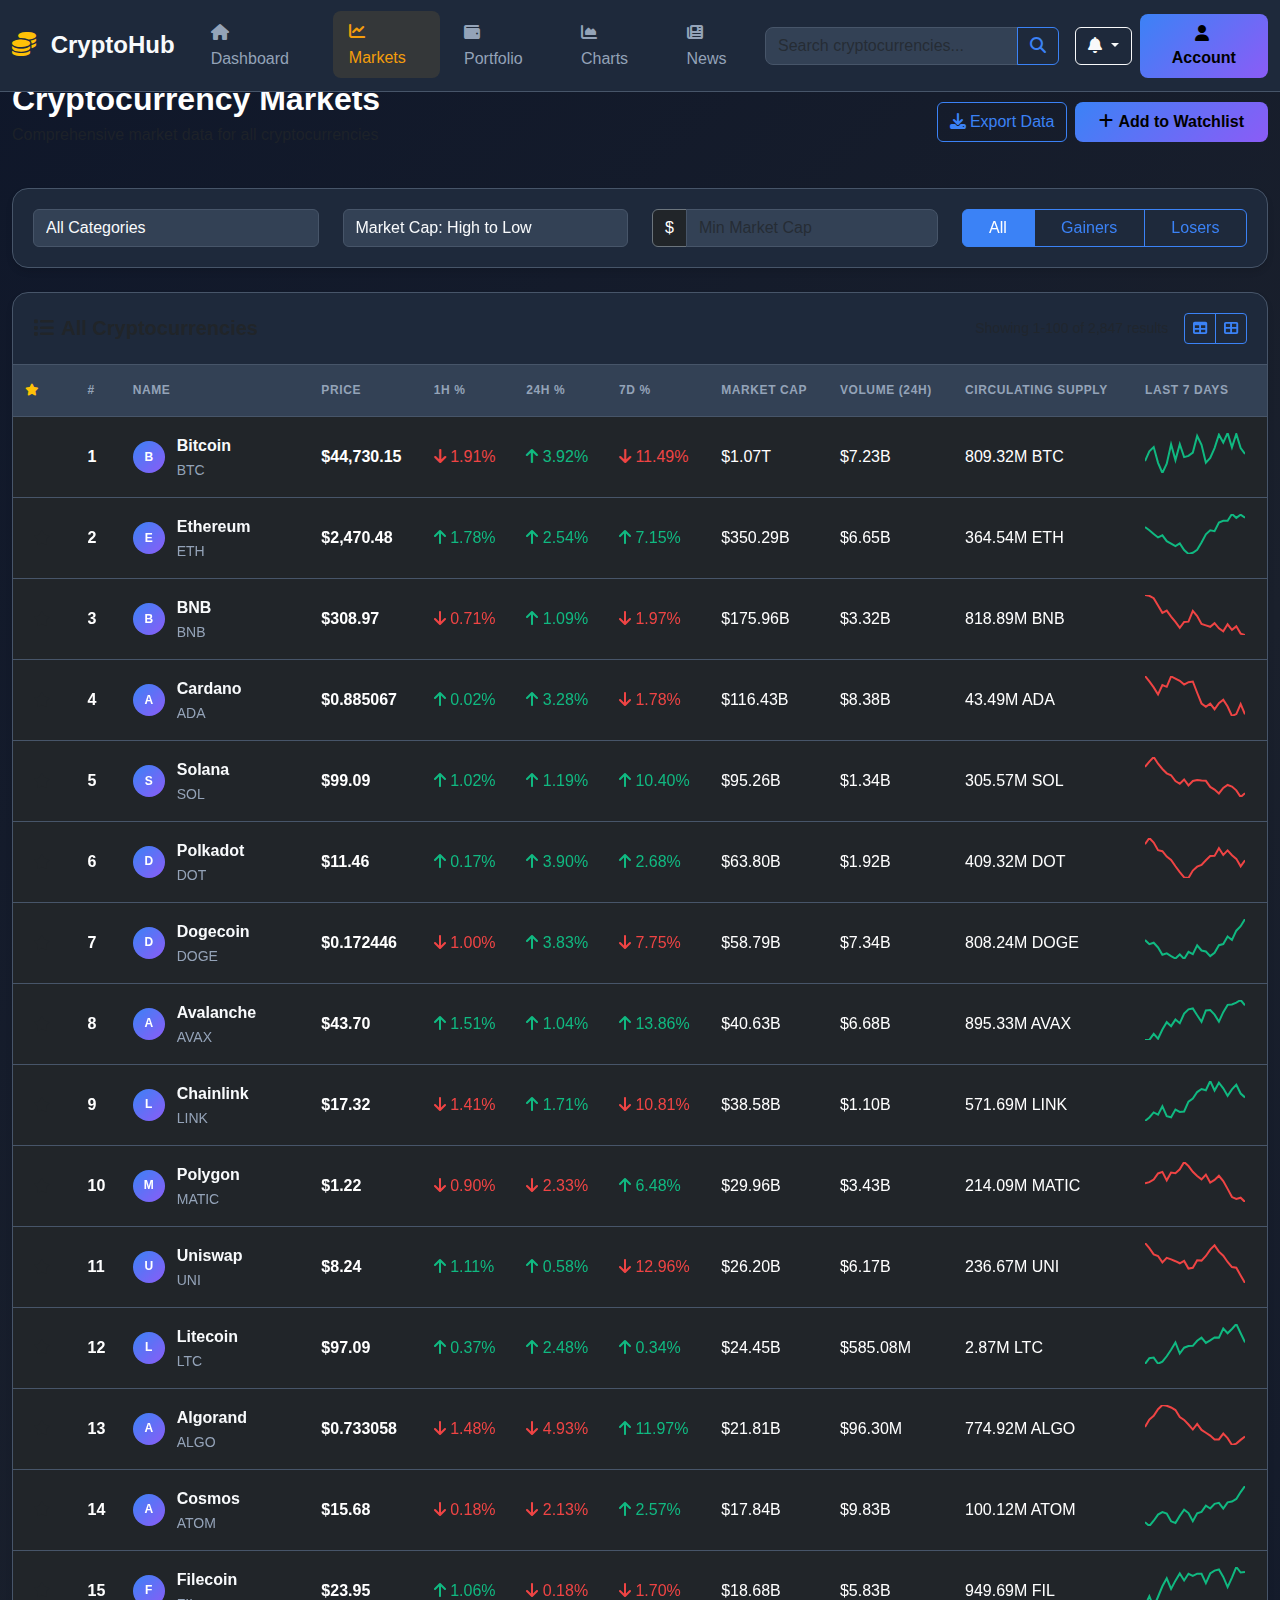
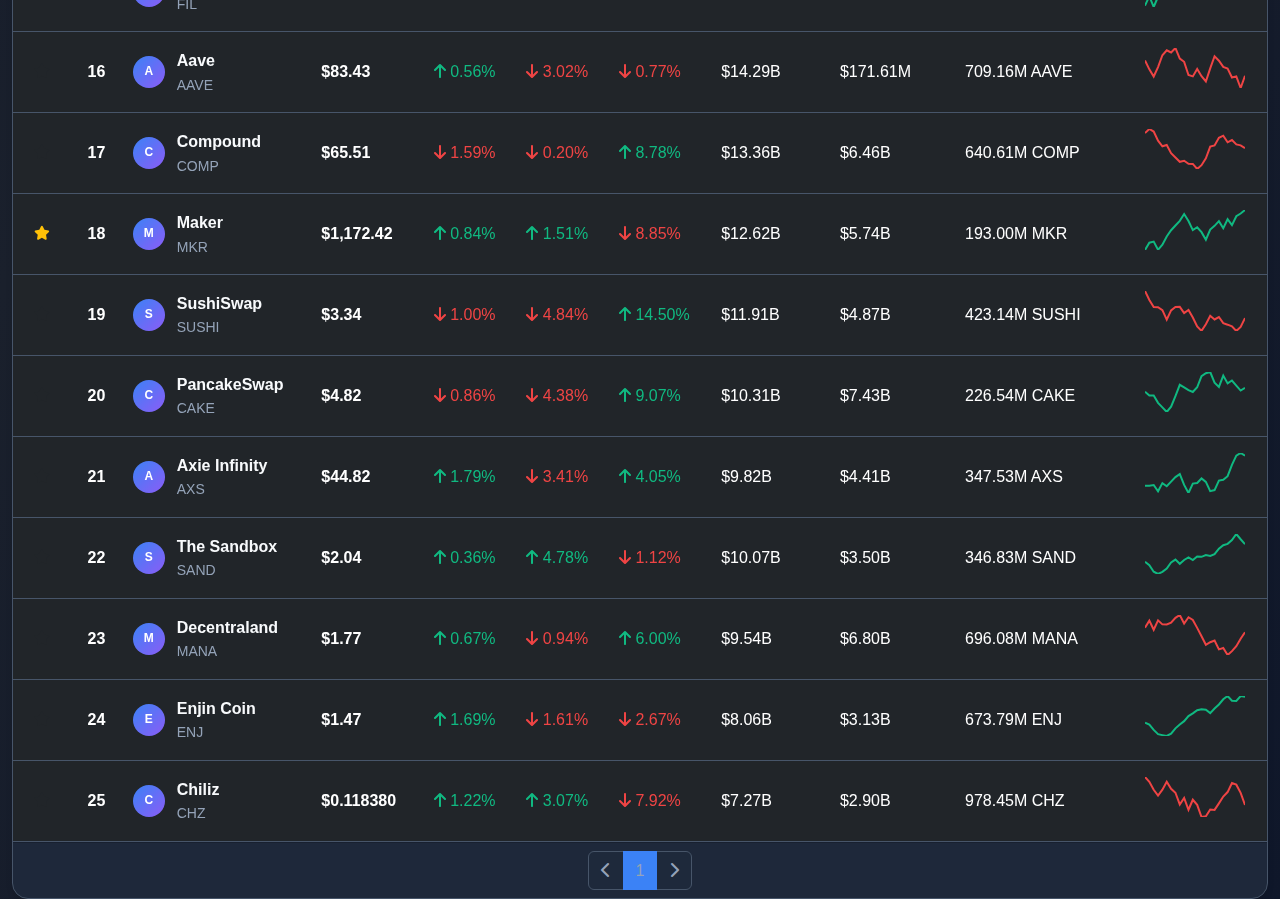
<file: markets.html>
<!DOCTYPE html>
<html lang="en">
<head>
    <meta charset="UTF-8">
    <meta name="viewport" content="width=device-width, initial-scale=1.0">
    <title>Markets - CryptoHub</title>
    
    <!-- Bootstrap CSS -->
    <link href="https://cdn.jsdelivr.net/npm/bootstrap@5.3.0/dist/css/bootstrap.min.css" rel="stylesheet">
    
    <!-- Font Awesome for icons -->
    <link rel="stylesheet" href="https://cdnjs.cloudflare.com/ajax/libs/font-awesome/6.4.0/css/all.min.css">
    
    <!-- Custom CSS -->
    <link rel="stylesheet" href="style.css">
</head>
<body>
    <!-- Navigation (same as index.html) -->
    <nav class="navbar navbar-expand-lg navbar-dark bg-dark fixed-top crypto-navbar">
        <div class="container-fluid">
            <a class="navbar-brand fw-bold" href="index.html">
                <i class="fas fa-coins text-warning me-2"></i>
                CryptoHub
            </a>
            
            <button class="navbar-toggler" type="button" data-bs-toggle="collapse" data-bs-target="#navbarNav">
                <span class="navbar-toggler-icon"></span>
            </button>
            
            <div class="collapse navbar-collapse" id="navbarNav">
                <ul class="navbar-nav me-auto">
                    <li class="nav-item">
                        <a class="nav-link" href="index.html">
                            <i class="fas fa-home me-1"></i>Dashboard
                        </a>
                    </li>
                    <li class="nav-item">
                        <a class="nav-link active" href="markets.html">
                            <i class="fas fa-chart-line me-1"></i>Markets
                        </a>
                    </li>
                    <li class="nav-item">
                        <a class="nav-link" href="portfolio.html">
                            <i class="fas fa-wallet me-1"></i>Portfolio
                        </a>
                    </li>
                    <li class="nav-item">
                        <a class="nav-link" href="charts.html">
                            <i class="fas fa-chart-area me-1"></i>Charts
                        </a>
                    </li>
                    <li class="nav-item">
                        <a class="nav-link" href="news.html">
                            <i class="fas fa-newspaper me-1"></i>News
                        </a>
                    </li>
                </ul>
                
                <div class="d-flex align-items-center">
                    <div class="input-group me-3" style="width: 300px;">
                        <input type="text" class="form-control bg-dark text-white border-secondary" 
                               placeholder="Search cryptocurrencies..." id="searchInput">
                        <button class="btn btn-outline-warning" type="button">
                            <i class="fas fa-search"></i>
                        </button>
                    </div>
                    
                    <div class="dropdown">
                        <button class="btn btn-outline-light dropdown-toggle me-2" type="button" 
                                data-bs-toggle="dropdown">
                            <i class="fas fa-bell"></i>
                        </button>
                        <ul class="dropdown-menu dropdown-menu-dark">
                            <li><a class="dropdown-item" href="#">Price Alerts</a></li>
                            <li><a class="dropdown-item" href="#">News Updates</a></li>
                            <li><hr class="dropdown-divider"></li>
                            <li><a class="dropdown-item" href="#">Settings</a></li>
                        </ul>
                    </div>
                    
                    <button class="btn btn-warning">
                        <i class="fas fa-user me-1"></i>Account
                    </button>
                </div>
            </div>
        </div>
    </nav>

    <!-- Main Content -->
    <main class="main-content">
        <div class="container-fluid">
            <!-- Page Header -->
            <div class="row mb-4">
                <div class="col-12">
                    <div class="d-flex justify-content-between align-items-center">
                        <div>
                            <h2 class="text-white mb-1">Cryptocurrency Markets</h2>
                            <p class="text-muted">Comprehensive market data for all cryptocurrencies</p>
                        </div>
                        <div class="d-flex gap-2">
                            <button class="btn btn-outline-warning">
                                <i class="fas fa-download me-1"></i>Export Data
                            </button>
                            <button class="btn btn-warning">
                                <i class="fas fa-plus me-1"></i>Add to Watchlist
                            </button>
                        </div>
                    </div>
                </div>
            </div>

            <!-- Market Filters -->
            <div class="row mb-4">
                <div class="col-12">
                    <div class="card crypto-card">
                        <div class="card-body">
                            <div class="row align-items-center">
                                <div class="col-md-3">
                                    <select class="form-select bg-dark text-white border-secondary">
                                        <option>All Categories</option>
                                        <option>DeFi</option>
                                        <option>NFT</option>
                                        <option>Gaming</option>
                                        <option>Layer 1</option>
                                        <option>Layer 2</option>
                                    </select>
                                </div>
                                <div class="col-md-3">
                                    <select class="form-select bg-dark text-white border-secondary">
                                        <option>Market Cap: High to Low</option>
                                        <option>Market Cap: Low to High</option>
                                        <option>Price: High to Low</option>
                                        <option>Price: Low to High</option>
                                        <option>24h %: High to Low</option>
                                        <option>24h %: Low to High</option>
                                    </select>
                                </div>
                                <div class="col-md-3">
                                    <div class="input-group">
                                        <span class="input-group-text bg-dark text-white border-secondary">$</span>
                                        <input type="number" class="form-control bg-dark text-white border-secondary" 
                                               placeholder="Min Market Cap">
                                    </div>
                                </div>
                                <div class="col-md-3">
                                    <div class="btn-group w-100" role="group">
                                        <button type="button" class="btn btn-outline-warning active">All</button>
                                        <button type="button" class="btn btn-outline-warning">Gainers</button>
                                        <button type="button" class="btn btn-outline-warning">Losers</button>
                                    </div>
                                </div>
                            </div>
                        </div>
                    </div>
                </div>
            </div>

            <!-- Market Data Table -->
            <div class="row">
                <div class="col-12">
                    <div class="card crypto-card">
                        <div class="card-header d-flex justify-content-between align-items-center">
                            <h5 class="mb-0">
                                <i class="fas fa-list me-2"></i>All Cryptocurrencies
                            </h5>
                            <div class="d-flex align-items-center gap-3">
                                <span class="text-muted small">Showing 1-100 of 2,847 results</span>
                                <div class="btn-group btn-group-sm" role="group">
                                    <button type="button" class="btn btn-outline-warning">
                                        <i class="fas fa-table"></i>
                                    </button>
                                    <button type="button" class="btn btn-outline-warning">
                                        <i class="fas fa-th-large"></i>
                                    </button>
                                </div>
                            </div>
                        </div>
                        <div class="card-body p-0">
                            <div class="table-responsive">
                                <table class="table table-dark table-hover mb-0 crypto-table">
                                    <thead class="sticky-top">
                                        <tr>
                                            <th>
                                                <i class="fas fa-star text-warning"></i>
                                            </th>
                                            <th>#</th>
                                            <th>Name</th>
                                            <th>Price</th>
                                            <th>1h %</th>
                                            <th>24h %</th>
                                            <th>7d %</th>
                                            <th>Market Cap</th>
                                            <th>Volume (24h)</th>
                                            <th>Circulating Supply</th>
                                            <th>Last 7 Days</th>
                                        </tr>
                                    </thead>
                                    <tbody id="marketsTableBody">
                                        <!-- Market data will be populated here -->
                                    </tbody>
                                </table>
                            </div>
                        </div>
                        <div class="card-footer">
                            <nav>
                                <ul class="pagination pagination-dark mb-0 justify-content-center">
                                    <li class="page-item disabled">
                                        <a class="page-link" href="#"><i class="fas fa-chevron-left"></i></a>
                                    </li>
                                    <li class="page-item active"><a class="page-link" href="#">1</a></li>
                                    <li class="page-item"><a class="page-link" href="#">2</a></li>
                                    <li class="page-item"><a class="page-link" href="#">3</a></li>
                                    <li class="page-item"><span class="page-link">...</span></li>
                                    <li class="page-item"><a class="page-link" href="#">29</a></li>
                                    <li class="page-item">
                                        <a class="page-link" href="#"><i class="fas fa-chevron-right"></i></a>
                                    </li>
                                </ul>
                            </nav>
                        </div>
                    </div>
                </div>
            </div>
        </div>
    </main>

    <!-- Bootstrap JS -->
    <script src="https://cdn.jsdelivr.net/npm/bootstrap@5.3.0/dist/js/bootstrap.bundle.min.js"></script>
    
    <!-- Custom JavaScript -->
    <script src="markets.js"></script>
</body>
</html>
</file>
<file: style.css>
/* CryptoHub - Professional Cryptocurrency Dashboard */

:root {
  --primary-bg: #0f172a;
  --secondary-bg: #1e293b;
  --card-bg: #334155;
  --accent-blue: #3b82f6;
  --accent-purple: #8b5cf6;
  --success-green: #10b981;
  --warning-orange: #f59e0b;
  --danger-red: #ef4444;
  --text-primary: #f8fafc;
  --text-secondary: #94a3b8;
  --border-color: #475569;
  --gradient-primary: linear-gradient(135deg, var(--accent-blue), var(--accent-purple));
  --gradient-success: linear-gradient(135deg, #10b981, #059669);
  --gradient-danger: linear-gradient(135deg, #ef4444, #dc2626);
}

* {
  margin: 0;
  padding: 0;
  box-sizing: border-box;
}

body {
  font-family: 'Inter', -apple-system, BlinkMacSystemFont, 'Segoe UI', Roboto, sans-serif;
  background: var(--primary-bg);
  color: var(--text-primary);
  line-height: 1.6;
  overflow-x: hidden;
}

/* Typography */
h1, h2, h3, h4, h5, h6 {
  font-weight: 600;
  line-height: 1.2;
  margin-bottom: 0.5rem;
}

/* Navigation */
.crypto-navbar {
  background: var(--secondary-bg) !important;
  backdrop-filter: blur(10px);
  border-bottom: 1px solid var(--border-color);
  padding: 0.75rem 0;
}

.navbar-brand {
  font-size: 1.5rem;
  font-weight: 700;
  color: var(--text-primary) !important;
  text-decoration: none;
  transition: all 0.3s ease;
}

.navbar-brand:hover {
  transform: translateY(-1px);
  color: var(--warning-orange) !important;
}

.nav-link {
  color: var(--text-secondary) !important;
  font-weight: 500;
  transition: all 0.3s ease;
  border-radius: 0.5rem;
  margin: 0 0.25rem;
  padding: 0.5rem 1rem !important;
}

.nav-link:hover, .nav-link.active {
  color: var(--warning-orange) !important;
  background-color: rgba(251, 191, 36, 0.1);
  transform: translateY(-1px);
}

/* Main Content */
.main-content {
  padding-top: 80px;
  min-height: 100vh;
  background: linear-gradient(135deg, var(--primary-bg) 0%, #1a202c 50%, var(--primary-bg) 100%);
}

/* Cards */
.crypto-card {
  background: var(--secondary-bg);
  border: 1px solid var(--border-color);
  border-radius: 1rem;
  transition: all 0.3s ease;
  backdrop-filter: blur(10px);
  box-shadow: 0 4px 6px rgba(0, 0, 0, 0.1);
}

.crypto-card:hover {
  transform: translateY(-2px);
  box-shadow: 0 8px 25px rgba(59, 130, 246, 0.15);
  border-color: var(--accent-blue);
}

.card-header {
  background: transparent;
  border-bottom: 1px solid var(--border-color);
  padding: 1.25rem;
  border-radius: 1rem 1rem 0 0 !important;
}

.card-body {
  padding: 1.25rem;
}

/* Stats Cards */
.stat-card {
  padding: 1.5rem;
  background: linear-gradient(135deg, var(--card-bg), var(--secondary-bg));
  border-radius: 0.75rem;
  border: 1px solid var(--border-color);
  transition: all 0.3s ease;
}

.stat-card:hover {
  transform: translateY(-3px);
  box-shadow: 0 10px 30px rgba(59, 130, 246, 0.2);
}

/* Tables */
.crypto-table {
  background: transparent;
}

.crypto-table th {
  background: var(--card-bg);
  border-color: var(--border-color);
  color: var(--text-secondary);
  font-weight: 600;
  text-transform: uppercase;
  font-size: 0.75rem;
  letter-spacing: 0.05em;
  padding: 1rem 0.75rem;
}

.crypto-table td {
  border-color: var(--border-color);
  padding: 1rem 0.75rem;
  vertical-align: middle;
}

.crypto-table tbody tr {
  transition: all 0.2s ease;
}

.crypto-table tbody tr:hover {
  background-color: rgba(59, 130, 246, 0.05);
}

/* Coins */
.coin-info {
  display: flex;
  align-items: center;
  gap: 0.75rem;
}

.coin-logo {
  width: 32px;
  height: 32px;
  border-radius: 50%;
  background: var(--gradient-primary);
  display: flex;
  align-items: center;
  justify-content: center;
  font-weight: bold;
  color: white;
  font-size: 0.75rem;
}

.coin-name {
  font-weight: 600;
  color: var(--text-primary);
}

.coin-symbol {
  color: var(--text-secondary);
  font-size: 0.875rem;
}

/* Price Changes */
.price-positive {
  color: var(--success-green) !important;
}

.price-negative {
  color: var(--danger-red) !important;
}

.price-neutral {
  color: var(--text-secondary) !important;
}

/* Badges */
.badge {
  font-size: 0.75rem;
  font-weight: 600;
  padding: 0.375rem 0.75rem;
  border-radius: 0.375rem;
}

.badge.bg-success {
  background: var(--gradient-success) !important;
}

.badge.bg-danger {
  background: var(--gradient-danger) !important;
}

.badge.bg-warning {
  background: linear-gradient(135deg, var(--warning-orange), #d97706) !important;
}

/* Buttons */
.btn-warning {
  background: var(--gradient-primary);
  border: none;
  font-weight: 600;
  transition: all 0.3s ease;
  border-radius: 0.5rem;
  padding: 0.5rem 1.5rem;
}

.btn-warning:hover {
  transform: translateY(-1px);
  box-shadow: 0 6px 20px rgba(59, 130, 246, 0.4);
  background: linear-gradient(135deg, #2563eb, #7c3aed);
}

.btn-outline-warning {
  border-color: var(--accent-blue);
  color: var(--accent-blue);
  background: transparent;
  transition: all 0.3s ease;
}

.btn-outline-warning:hover {
  background: var(--accent-blue);
  border-color: var(--accent-blue);
  color: white;
  transform: translateY(-1px);
}

.btn-outline-warning.active {
  background: var(--accent-blue);
  border-color: var(--accent-blue);
  color: white;
}

/* Forms */
.form-control {
  background: var(--card-bg) !important;
  border-color: var(--border-color) !important;
  color: var(--text-primary) !important;
  border-radius: 0.5rem;
  transition: all 0.3s ease;
}

.form-control:focus {
  border-color: var(--accent-blue) !important;
  box-shadow: 0 0 0 0.2rem rgba(59, 130, 246, 0.25) !important;
  background: var(--secondary-bg) !important;
}

.form-select {
  background: var(--card-bg) !important;
  border-color: var(--border-color) !important;
  color: var(--text-primary) !important;
}

/* Charts */
.chart-container {
  position: relative;
  height: 400px;
  background: var(--card-bg);
  border-radius: 0.75rem;
  padding: 1rem;
}

#tradingChart {
  background: var(--card-bg);
  border-radius: 0.5rem;
}

/* News Cards */
.news-card {
  background: var(--secondary-bg);
  border: 1px solid var(--border-color);
  border-radius: 0.75rem;
  overflow: hidden;
  transition: all 0.3s ease;
  margin-bottom: 1rem;
}

.news-card:hover {
  transform: translateY(-2px);
  box-shadow: 0 8px 25px rgba(0, 0, 0, 0.2);
  border-color: var(--accent-blue);
}

.news-card img {
  width: 100%;
  height: 200px;
  object-fit: cover;
  transition: transform 0.3s ease;
}

.news-card:hover img {
  transform: scale(1.05);
}

.featured-news {
  height: 100%;
}

.news-item {
  padding: 1rem;
  border-bottom: 1px solid var(--border-color);
  transition: all 0.2s ease;
}

.news-item:hover {
  background: rgba(59, 130, 246, 0.05);
}

.news-item:last-child {
  border-bottom: none;
}

/* Market Info */
.market-info-item {
  display: flex;
  justify-content: space-between;
  align-items: center;
  padding: 0.75rem 0;
  border-bottom: 1px solid var(--border-color);
}

.market-info-item:last-child {
  border-bottom: none;
}

/* Portfolio Specific */
.portfolio-stat {
  text-align: center;
  padding: 1.5rem;
  background: var(--card-bg);
  border-radius: 0.75rem;
  border: 1px solid var(--border-color);
  transition: all 0.3s ease;
}

.portfolio-stat:hover {
  transform: translateY(-2px);
  box-shadow: 0 8px 25px rgba(16, 185, 129, 0.15);
}

.portfolio-value {
  font-size: 2rem;
  font-weight: 700;
  margin-bottom: 0.5rem;
  background: var(--gradient-success);
  -webkit-background-clip: text;
  -webkit-text-fill-color: transparent;
  background-clip: text;
}

/* Technical Analysis */
.tech-indicator {
  background: var(--card-bg);
  padding: 1rem;
  border-radius: 0.5rem;
  border: 1px solid var(--border-color);
  text-align: center;
  transition: all 0.3s ease;
}

.tech-indicator:hover {
  border-color: var(--accent-blue);
  box-shadow: 0 4px 15px rgba(59, 130, 246, 0.2);
}

/* Support & Resistance */
.support-resistance {
  background: var(--card-bg);
  padding: 1.25rem;
  border-radius: 0.75rem;
  border: 1px solid var(--border-color);
}

.support-resistance .level {
  display: flex;
  justify-content: space-between;
  align-items: center;
  padding: 0.5rem 0;
  border-bottom: 1px solid var(--border-color);
}

.support-resistance .level:last-child {
  border-bottom: none;
}

/* Order Book */
.order-book-table {
  font-size: 0.875rem;
}

.order-book-sell {
  color: var(--danger-red);
}

.order-book-buy {
  color: var(--success-green);
}

/* Trending Topics */
.trending-item {
  display: flex;
  align-items: center;
  padding: 0.75rem 0;
  border-bottom: 1px solid var(--border-color);
  transition: all 0.2s ease;
}

.trending-item:hover {
  background: rgba(59, 130, 246, 0.05);
  padding-left: 0.5rem;
}

.trending-item:last-child {
  border-bottom: none;
}

.trending-rank {
  display: inline-flex;
  align-items: center;
  justify-content: center;
  width: 2rem;
  height: 2rem;
  background: var(--gradient-primary);
  color: white;
  border-radius: 50%;
  font-weight: bold;
  font-size: 0.875rem;
  margin-right: 1rem;
}

/* Sentiment Gauge */
.sentiment-gauge {
  position: relative;
  width: 200px;
  height: 200px;
  margin: 0 auto;
}

.circular-progress {
  position: relative;
  width: 200px;
  height: 200px;
  border-radius: 50%;
  background: conic-gradient(
    from 0deg,
    var(--danger-red) 0deg 36deg,
    var(--warning-orange) 36deg 108deg,
    var(--success-green) 108deg 180deg,
    var(--success-green) 180deg 360deg
  );
  display: flex;
  align-items: center;
  justify-content: center;
}

.circular-progress::before {
  content: '';
  position: absolute;
  width: 160px;
  height: 160px;
  background: var(--secondary-bg);
  border-radius: 50%;
}

.inner-circle {
  position: relative;
  z-index: 1;
  text-align: center;
}

.percentage {
  font-size: 2rem;
  font-weight: bold;
  color: var(--text-primary);
  display: block;
}

.sentiment-label {
  font-size: 1rem;
  color: var(--text-secondary);
}

/* Alert Items */
.alert-item {
  border-radius: 0.5rem;
  transition: all 0.2s ease;
}

.alert-item:hover {
  transform: translateX(4px);
}

/* Loading Animation */
.loading-spinner {
  display: inline-block;
  width: 20px;
  height: 20px;
  border: 3px solid var(--border-color);
  border-radius: 50%;
  border-top-color: var(--accent-blue);
  animation: spin 1s ease-in-out infinite;
}

@keyframes spin {
  to { transform: rotate(360deg); }
}

/* Sparkline Charts */
.sparkline {
  width: 100px;
  height: 40px;
}

/* Price Movement Animation */
.price-flash-up {
  animation: flashGreen 1s ease-in-out;
}

.price-flash-down {
  animation: flashRed 1s ease-in-out;
}

@keyframes flashGreen {
  0%, 100% { background-color: transparent; }
  50% { background-color: rgba(16, 185, 129, 0.2); }
}

@keyframes flashRed {
  0%, 100% { background-color: transparent; }
  50% { background-color: rgba(239, 68, 68, 0.2); }
}

/* Responsive Design */
@media (max-width: 768px) {
  .main-content {
    padding-top: 70px;
  }
  
  .stat-card {
    padding: 1rem;
    margin-bottom: 1rem;
  }
  
  .coin-info {
    flex-direction: column;
    text-align: center;
    gap: 0.5rem;
  }
  
  .crypto-table {
    font-size: 0.875rem;
  }
  
  .crypto-table th,
  .crypto-table td {
    padding: 0.5rem 0.25rem;
  }
  
  .portfolio-value {
    font-size: 1.5rem;
  }
  
  .news-card img {
    height: 150px;
  }
}

@media (max-width: 576px) {
  .container-fluid {
    padding-left: 1rem;
    padding-right: 1rem;
  }
  
  .card-body {
    padding: 1rem;
  }
  
  .sentiment-gauge,
  .circular-progress {
    width: 150px;
    height: 150px;
  }
  
  .circular-progress::before {
    width: 120px;
    height: 120px;
  }
  
  .percentage {
    font-size: 1.5rem;
  }
}

/* Animations */
@keyframes fadeInUp {
  from {
    opacity: 0;
    transform: translateY(30px);
  }
  to {
    opacity: 1;
    transform: translateY(0);
  }
}

.fade-in-up {
  animation: fadeInUp 0.6s ease-out;
}

/* Custom Scrollbar */
::-webkit-scrollbar {
  width: 8px;
  height: 8px;
}

::-webkit-scrollbar-track {
  background: var(--primary-bg);
}

::-webkit-scrollbar-thumb {
  background: var(--border-color);
  border-radius: 4px;
}

::-webkit-scrollbar-thumb:hover {
  background: var(--accent-blue);
}

/* Live Badge Pulse */
.live-badge {
  animation: pulse 2s infinite;
}

@keyframes pulse {
  0%, 100% {
    opacity: 1;
  }
  50% {
    opacity: 0.7;
  }
}

/* Modal Styles */
.modal-content {
  background: var(--secondary-bg);
  border: 1px solid var(--border-color);
  border-radius: 1rem;
}

.modal-header {
  border-bottom-color: var(--border-color);
}

.modal-footer {
  border-top-color: var(--border-color);
}

/* Dropdown Styles */
.dropdown-menu {
  background: var(--secondary-bg);
  border: 1px solid var(--border-color);
  border-radius: 0.75rem;
  box-shadow: 0 10px 25px rgba(0, 0, 0, 0.2);
}

.dropdown-item {
  color: var(--text-secondary);
  transition: all 0.2s ease;
}

.dropdown-item:hover {
  background: var(--card-bg);
  color: var(--text-primary);
}

/* Pagination */
.pagination .page-link {
  background: var(--secondary-bg);
  border-color: var(--border-color);
  color: var(--text-secondary);
}

.pagination .page-link:hover {
  background: var(--accent-blue);
  border-color: var(--accent-blue);
  color: white;
}

.pagination .page-item.active .page-link {
  background: var(--accent-blue);
  border-color: var(--accent-blue);
}

/* Utility Classes */
.text-gradient {
  background: var(--gradient-primary);
  -webkit-background-clip: text;
  -webkit-text-fill-color: transparent;
  background-clip: text;
}

.bg-glass {
  background: rgba(51, 65, 85, 0.8);
  backdrop-filter: blur(10px);
}

.border-gradient {
  border: 1px solid transparent;
  background: linear-gradient(var(--secondary-bg), var(--secondary-bg)) padding-box,
              var(--gradient-primary) border-box;
}
</file>
